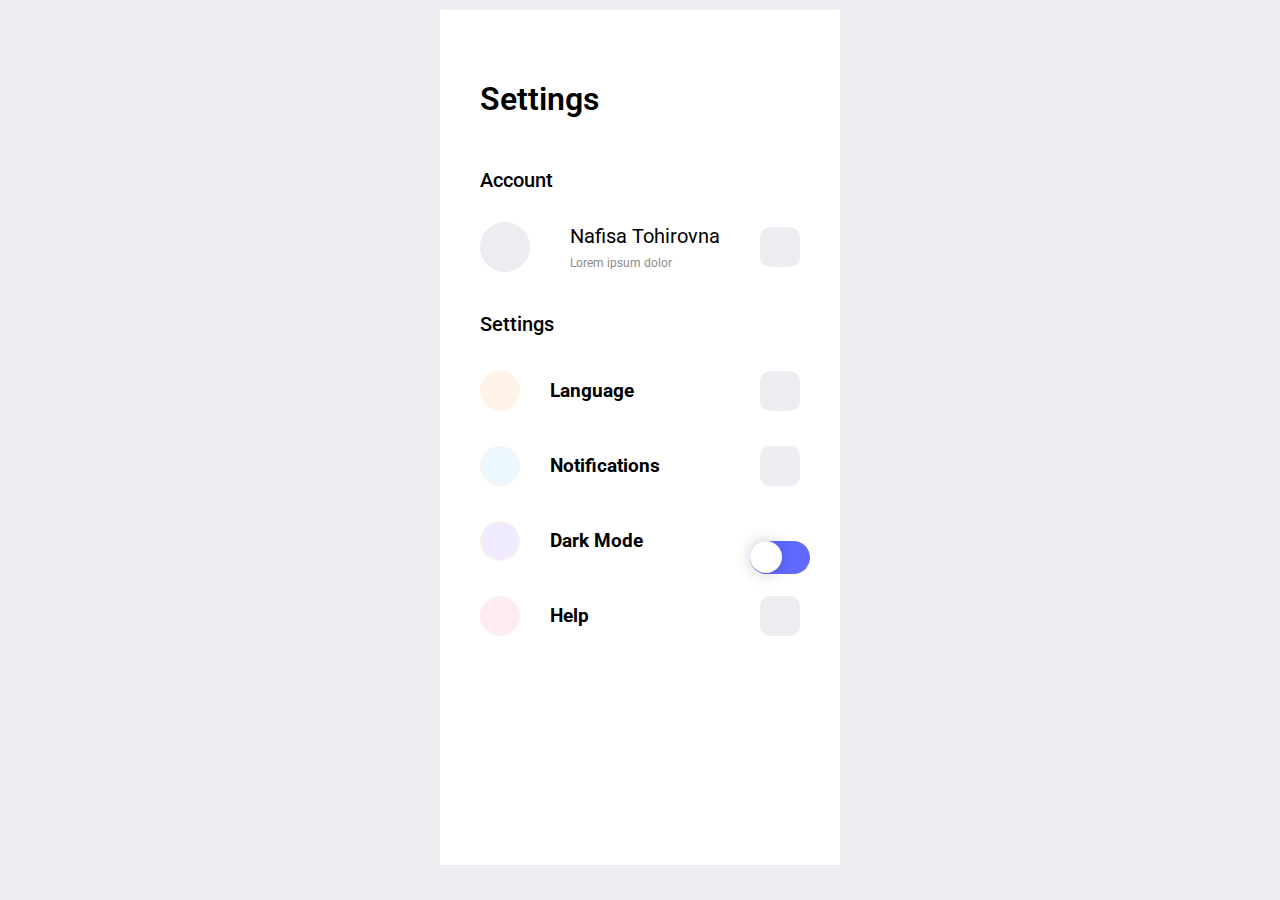
<file: index.html>
<!DOCTYPE html>
<html lang="en">
<head>
    <meta charset="UTF-8">
    <meta http-equiv="X-UA-Compatible" content="IE=edge">
    <meta name="viewport" content="width=device-width, initial-scale=1.0">
    <title>Document</title>
    <link rel="stylesheet" href="./style/style.css">
    <link rel="stylesheet" href="https://unicons.iconscout.com/release/v4.0.8/css/line.css">
</head>
<body>
    <main>
        <div class="container">
            <a href="#"><div class="left-down"><i class="uil uil-angle-left-b"></i></div></a>
            <h1 class="title">Settings</h1>
            <h2 class="subtitle">Account</h2>
            <div class="account">
                <a href="./account.html">
                    <div class="account-wrap">
                        <div class="user-img"><i class="uil uil-user"></i></div>
                        <div class="user-info"><h4>Nafisa Tohirovna</h4><p>Lorem ipsum dolor</p></div>
                        <div class="right-down"><i class="uil uil-angle-right-b"></i></div>
                    </div>
                </a>
            </div>
            
            <div class="settings">
                <h2 class="subtitle">Settings</h2>
                <div class="set language">
                    <div class="set-img language-img" style="background: #FFF2E6;"><i style="color: #F67829;" class="uil uil-fire"></i></div>
                    <h3>Language</h3>
                    <div class="right-down"><i class="uil uil-angle-right-b"></i></div>
                </div>
                <div class="set notifications">
                    <div class="set-img notification-img" style="background: #EDF8FE;"><i style="color: #27A7FC;" class="uil uil-bell"></i></div>
                    <h3>Notifications</h3>
                    <div class="right-down"><i class="uil uil-angle-right-b"></i></div>     
                </div>
                <div class="set theme">
                    <div class="set-img theme-img" style="background:#F0EBFF ;"><i style="color: #6035FF;" class="uil uil-moon"></i><!--<i class="uil uil-sun"></i>--></div>
                    <h3>Dark Mode</h3>
                     <!-- darkthemem -->
                    <div class="darktheme " style="position: absolute; right: 50px;">
                        <label id="switch" class="switch"> 
                            <input type="checkbox" onchange="toggleTheme()" id="slider">
                            <span class="slider round"></span>
                        </label>
                    </div>
                </div>
                <div class="set help">
                    <div class="set-img help-img" style="background: #FFEBF2;"><i style="color: #E62E64 ;" class="uil uil-life-ring"></i></div>
                    <h3>Help</h3>
                    <div class="right-down"><i class="uil uil-angle-right-b"></i></div>
                </div>
            </div>
        </div>
        
    </main>
    

    <script src="./js/main.js"></script>
</body>
</html>
</file>
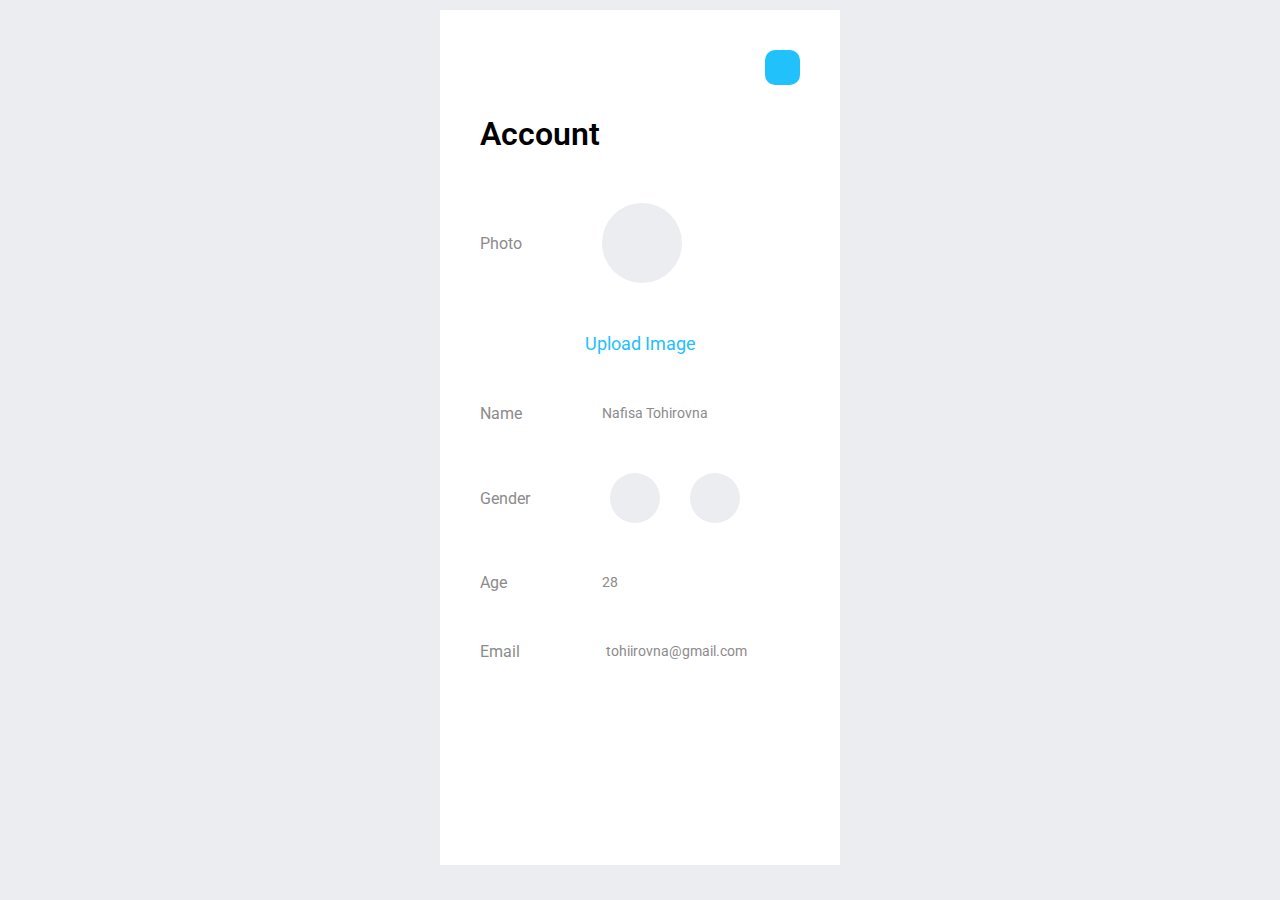
<file: account.html>
<!DOCTYPE html>
<html lang="en">
<head>
    <meta charset="UTF-8">
    <meta http-equiv="X-UA-Compatible" content="IE=edge">
    <meta name="viewport" content="width=device-width, initial-scale=1.0">
    <title>Document</title>
    <link rel="stylesheet" href="./style/style.css">
    <link rel="stylesheet" href="https://unicons.iconscout.com/release/v4.0.8/css/line.css">
</head>
<body>
    <!-- <img src="./images/photo_2023-04-20_17-42-29 (2).jpg" width="400" alt=""> -->
    <main>
        <div class="container">
            <a href="./index.html"><div class="left-down"><i class="uil uil-times"></i>  <div class="check-wrap"> <i class="uil uil-check check"></i></div></div></a>
            <h1 class="title">Account</h1>
            <div class="date">
                <div class=" set photo">
                    <p>Photo</p>
                    <!-- <i class="uil uil-user"></i> -->
                    <div class="user-img" id="disply_image"><div id="my-node">
                        <i class="uil uil-user"></i>
                      </div>
                    </div>
                </div>
                <div class="img-dowonload">
                    <form>
                        <menu>
                            <input type="file" name="" id="image_input" accept="image/">
                          </menu>
                        <label for="image_input">
                           Upload Image 
                        </label>
                    </form>
                </div>
                <div class="set name">
                    <label for="name">Name</label>
                    <input type="text" name="" id="name" placeholder="Nafisa Tohirovna">
                </div>
                <div class="set">
                    <p>Gender</p>
                    <div class="gender">
                        <div id="gen-boy" onclick="gender(0)" class="gen"><span><i class="uil uil-mars"></i></span></div>
                        <div id="gen-girl"  onclick="gender(1)" class="gen"><span><i class="uil uil-venus"></i></span></div>
                    </div>
                </div>
                <div class="set age">
                    <label for="number">Age</label>
                    <input type="number" name="" id="number" placeholder="     28">
                </div>
                <div class="set email">
                    <label for="email">Email</label>
                    <input type="emal" name="" id="email" placeholder="  tohiirovna@gmail.com">
                </div>
            </div>
        </div>

        
    </main>
    
    <script src="./js/main.js"></script>
</body>
</html>
</file>
<file: style/style.css>
@import url("https://fonts.googleapis.com/css2?family=Roboto:ital,wght@0,100;0,300;0,400;0,500;0,700;0,900;1,100;1,300;1,400;1,500;1,700;1,900&display=swap");
* {
  margin: 0;
  padding: 0;
  box-sizing: border-box;
  list-style: none;
  text-decoration: none;
  font-family: "Roboto";
  transition: all 0.7s ease;
}

:root {
  --background: #ECEDF1;
  --foreground: #fff;
  --primary: #ECEDF1;
  --text-black: #000;
  --text-gray:#8c8b8b;
  --border: #e6e6e6;
  --shadow: #C1C3D0;
  --theme: #ECEDF1;
}

/* darktheme */
.theme-dark {
  --background: #2A254D;
  --foreground: #353460;
  --primary: #4F4C77;
  --text-black: #d0d0d0;
  --text-gray:#d0d0d0;
  --border: #2e4080;
  --shadow: #8c8b8b;
  --theme: #606AFF;
}

body {
  background: var(--background);
}

main {
  background: var(--foreground);
  max-width: 400px;
  height: 95vh;
  margin: 10px auto;
  padding: 40px;
}
main .container .left-down {
  display: flex;
  justify-content: space-between;
  margin-bottom: 30px;
}
main .container .left-down i {
  font-size: 30px;
  color: var(--text-gray);
}
main .container .left-down .check-wrap {
  display: flex;
  align-items: center;
  justify-content: center;
  width: 35px;
  height: 35px;
  background: #21C1FC;
  border-radius: 10px;
}
main .container .left-down .check-wrap i {
  color: var(--foreground);
}
main .container .title {
  color: var(--text-black);
  font-weight: 600;
  margin-bottom: 50px;
}
main .container .subtitle {
  color: var(--text-black);
  font-weight: 500;
  font-size: 20px;
  margin-bottom: 20px;
  margin: 40px 0 30px 0;
}
main .container .account .account-wrap {
  display: flex;
  align-items: center;
  justify-content: space-between;
}
main .container .account .account-wrap .user-img {
  border-radius: 50%;
  width: 50px;
  height: 50px;
  display: flex;
  align-items: center;
  justify-content: center;
  background: var(--primary);
}
main .container .account .account-wrap .user-img i {
  font-size: 25px;
  color: var(--shadow);
}
main .container .account .account-wrap .user-info h4 {
  color: var(--text-black);
  font-size: 20px;
  font-weight: 400;
  margin-bottom: 8px;
}
main .container .account .account-wrap .user-info p {
  color: var(--text-gray);
  font-size: 12px;
}
main .container .account .account-wrap .right-down {
  border-radius: 10px;
  background: var(--primary);
  width: 40px;
  height: 40px;
  display: flex;
  align-items: center;
  justify-content: center;
}
main .container .account .account-wrap .right-down i {
  color: var(--text-black);
  font-size: 15px;
  font-weight: 500;
}
main .container .settings .set {
  display: flex;
  align-items: center;
  margin: 35px 0;
  position: relative;
  /* Rounded sliders */
  /* Hide default HTML checkbox */
  /* The slider */
}
main .container .settings .set h3 {
  color: var(--text-black);
  margin-left: 30px;
}
main .container .settings .set .set-img {
  border: 1px solid #FFF2E6;
  border-radius: 50%;
  width: 40px;
  height: 40px;
  display: flex;
  align-items: center;
  justify-content: center;
}
main .container .settings .set .right-down {
  cursor: pointer;
  position: absolute;
  right: 0;
  border-radius: 10px;
  background: var(--primary);
  width: 40px;
  height: 40px;
  display: flex;
  align-items: center;
  justify-content: center;
}
main .container .settings .set .right-down i {
  color: var(--text-black);
  font-size: 15px;
  font-weight: 500;
}
main .container .settings .set .slider.round {
  border-radius: 34px;
}
main .container .settings .set .slider.round:before {
  border-radius: 50%;
}
main .container .settings .set .darktheme .active {
  justify-content: flex-end;
}
main .container .settings .set .switch {
  margin-right: 10px;
  position: absolute;
  width: 60px;
  height: 33px;
}
main .container .settings .set .switch input {
  opacity: 0;
  width: 0;
  height: 0;
}
main .container .settings .set .slider {
  position: absolute;
  cursor: pointer;
  top: 0;
  left: 0;
  right: 0;
  bottom: 0;
  background-color: #606AFF;
  transition: 0.4s;
}
main .container .settings .set .slider:before {
  position: absolute;
  content: "";
  height: 32px;
  width: 32px;
  left: 0px;
  top: 0;
  bottom: 0;
  transition: 0.4s;
  box-shadow: 0 0px 15px rgba(32, 32, 32, 0.2392156863);
  background: #fff;
  background-repeat: no-repeat;
  background-position: center;
}
main .container .settings .set input:checked + .slider {
  background-color: var(--background);
}
main .container .settings .set input:checked + .slider:before {
  transform: translateX(28px);
  background: white;
  background-repeat: no-repeat;
  background-position: center;
}
main .container .date .set {
  display: flex;
  align-items: start;
  align-items: center;
  gap: 80px;
  margin: 50px 0;
}
main .container .date .set p {
  color: var(--text-gray);
  font-size: 16px;
}
main .container .date .set label {
  color: var(--text-gray);
  font-size: 16px;
}
main .container .date .set input {
  background: var(--foreground);
  border: none;
  outline: none;
}
main .container .date .set input::-moz-placeholder {
  font-size: 14px;
  color: var(--text-gray);
}
main .container .date .set input:-ms-input-placeholder {
  font-size: 14px;
  color: var(--text-gray);
}
main .container .date .set input::placeholder {
  font-size: 14px;
  color: var(--text-gray);
}
main .container .date .set .user-img {
  border-radius: 50%;
  width: 80px;
  height: 80px;
  display: flex;
  align-items: center;
  justify-content: center;
  background: var(--primary);
  background-position: center;
  background-size: cover;
  cursor: pointer;
}
main .container .date .set .user-img i {
  font-size: 25px;
  color: var(--shadow);
}
main .container .date .set .gender {
  display: flex;
  gap: 30px;
}
main .container .date .set .gender .gen {
  cursor: pointer;
  background: var(--primary);
  width: 50px;
  height: 50px;
  display: flex;
  align-items: center;
  justify-content: center;
  border-radius: 50%;
}
main .container .date .set .gender .gen i {
  color: var(--text-gray);
  font-size: 20px;
}
main .container .date .set .gender .gen .gen input[type=radio] {
  display: none;
}
main .container .date .img-dowonload {
  text-align: center;
}
main .container .date .img-dowonload input[type=file] {
  display: none;
}
main .container .date label {
  font-size: 18px;
  color: #21C1FC;
}/*# sourceMappingURL=style.css.map */
</file>
